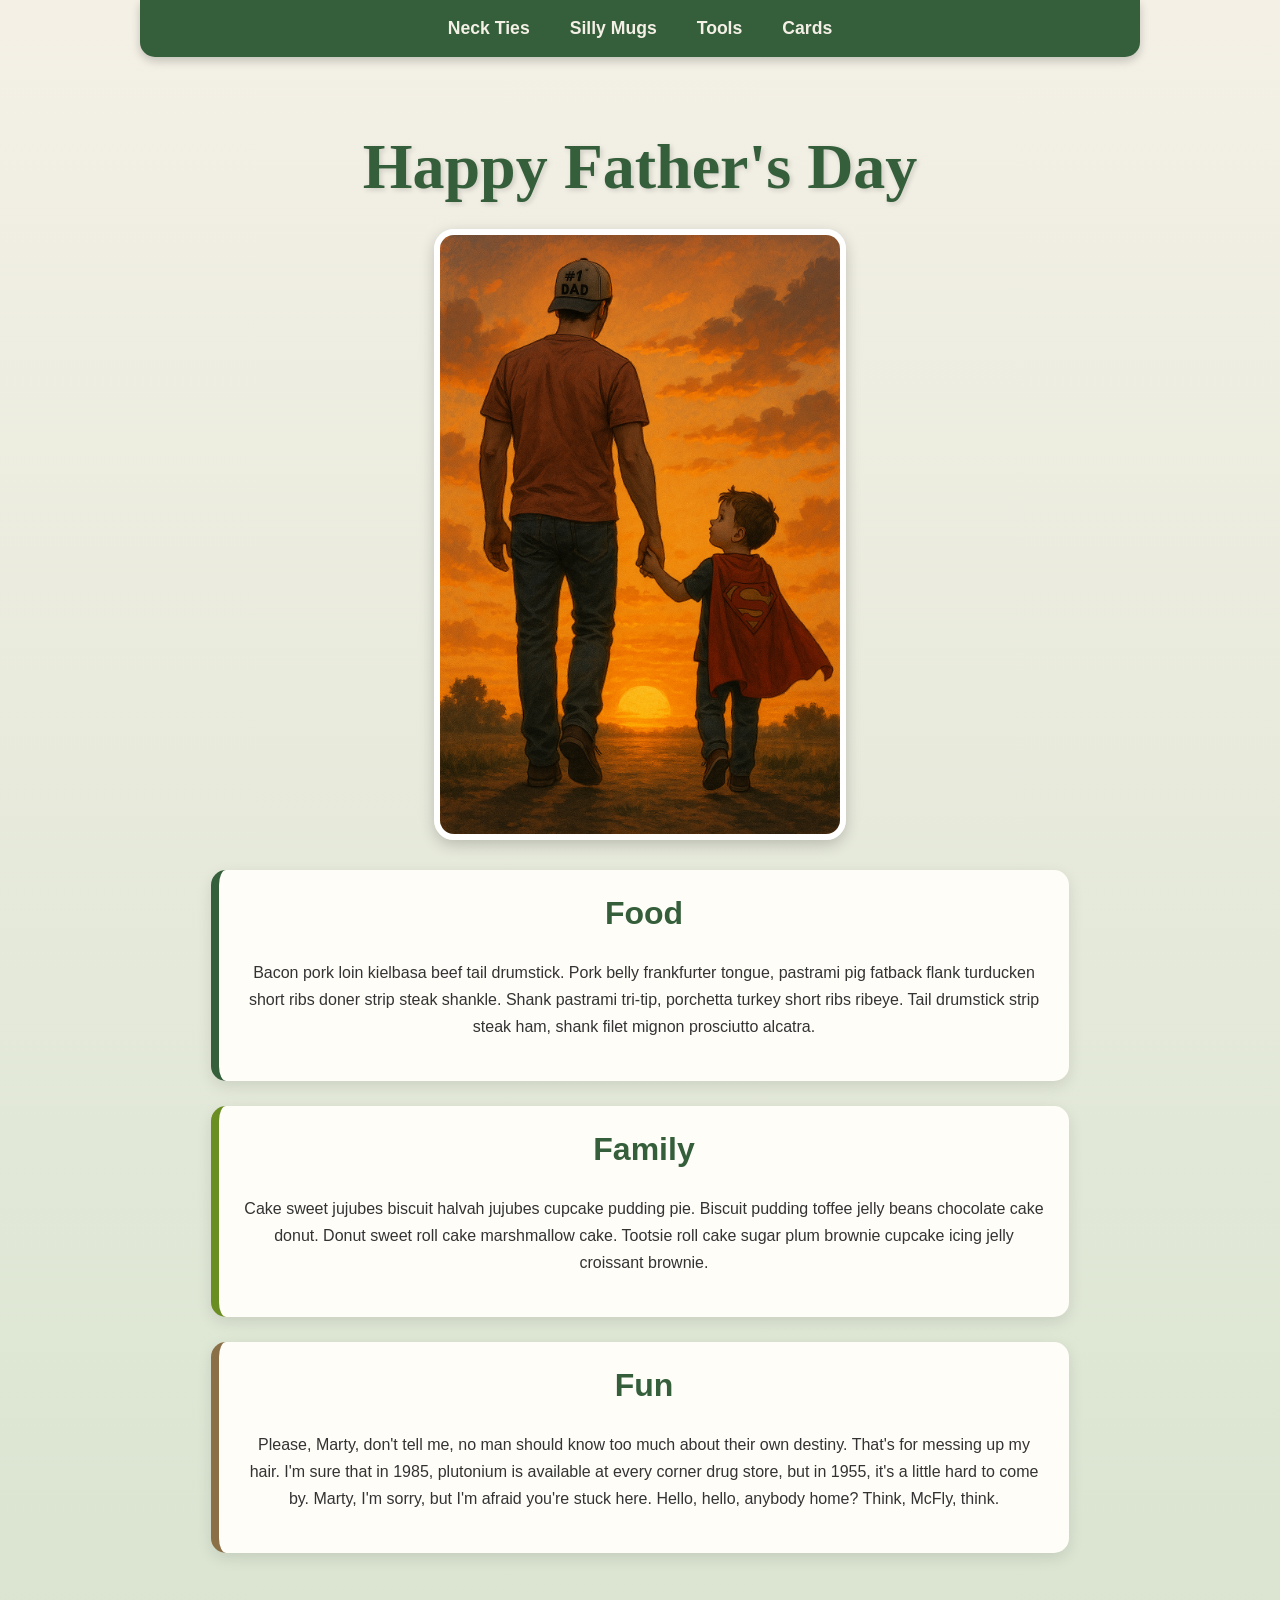
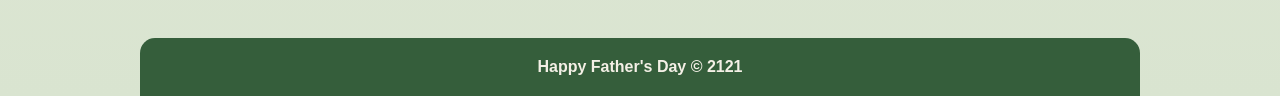
<file: ice/fathersday/index.html>
<!DOCTYPE html>
<html lang="en">

<head>
    <meta charset="UTF-8">
    <meta name="viewport" content="width=device-width, initial-scale=1.0">
    <title>Father's Day Page</title>
    <link rel="stylesheet" href="styles/styles.css">
</head>

<body>
    <div id="wrapper">
        <header>
            <nav>
                <ul>
                    <li>Neck Ties</li>
                    <li>Silly Mugs</li>
                    <li>Tools</li>
                    <li>Cards</li>
                </ul>
            </nav>
        </header>
        <main>
            <h1>Happy Father's Day</h1>
            <img src="images/fathersday.png">
            <section>
                <h2>Food</h2>
                <p>Bacon pork loin kielbasa beef tail drumstick. Pork belly frankfurter tongue,
                     pastrami pig fatback flank turducken short ribs doner strip steak shankle.
                      Shank pastrami tri-tip, porchetta turkey short ribs ribeye. 
                      Tail drumstick strip steak ham, shank filet mignon prosciutto alcatra. </p>
            </section>
            <section>
                <h2>Family</h2>
                <p>Cake sweet jujubes biscuit halvah jujubes cupcake pudding pie. Biscuit
                    pudding toffee jelly beans chocolate cake donut. Donut sweet roll cake
                    marshmallow cake. Tootsie roll cake sugar plum brownie cupcake icing
                    jelly croissant brownie.</p>
            </section>
            <section>
                <h2>Fun</h2>
                <p>Please, Marty, don't tell me, no man should know too much about their own
                     destiny. That's for messing up my hair. I'm sure that in 1985, 
                     plutonium is available at every corner drug store, but in 1955, 
                     it's a little hard to come by. Marty, I'm sorry, but I'm afraid 
                     you're stuck here. Hello, hello, anybody home? Think, McFly, think. 
                     </p>
            </section>
        </main>
        <footer>
            Happy Father's Day &copy; 2121
        </footer>
    </div>
</body>

</html>
</file>
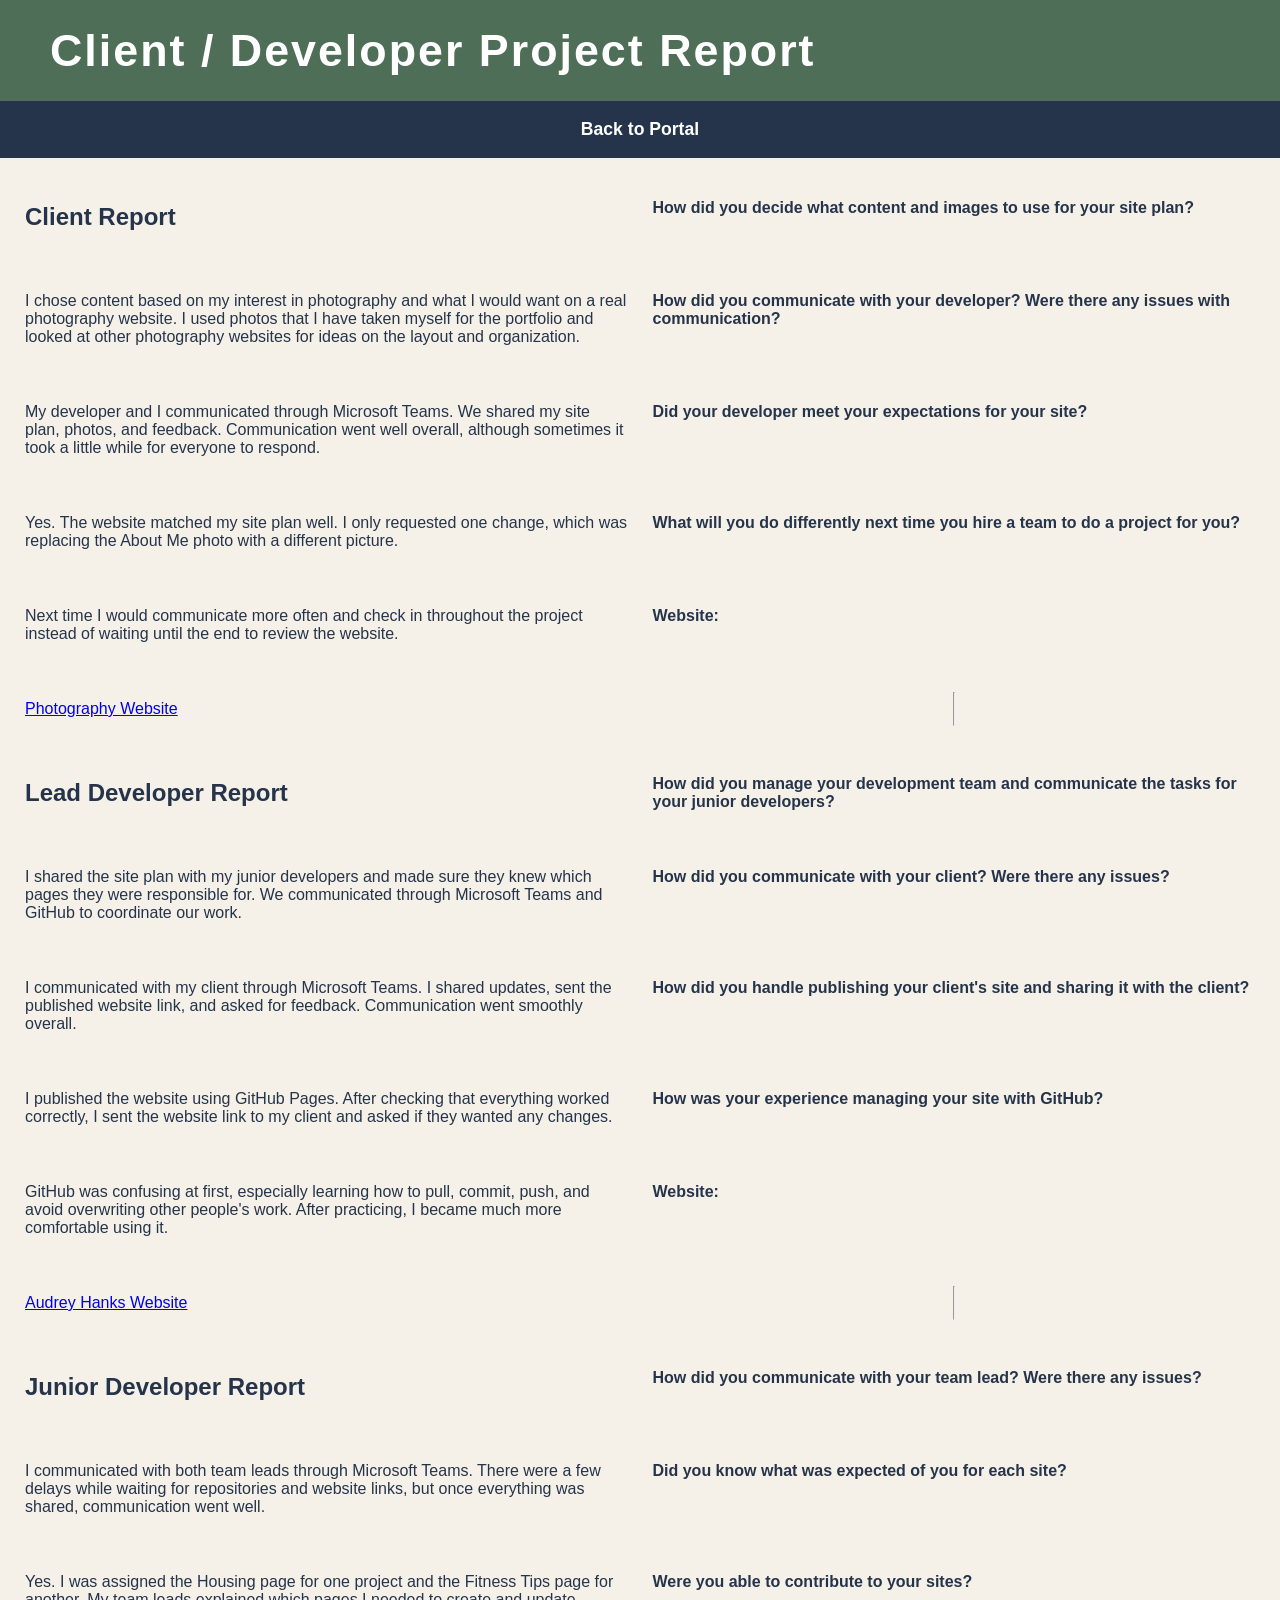
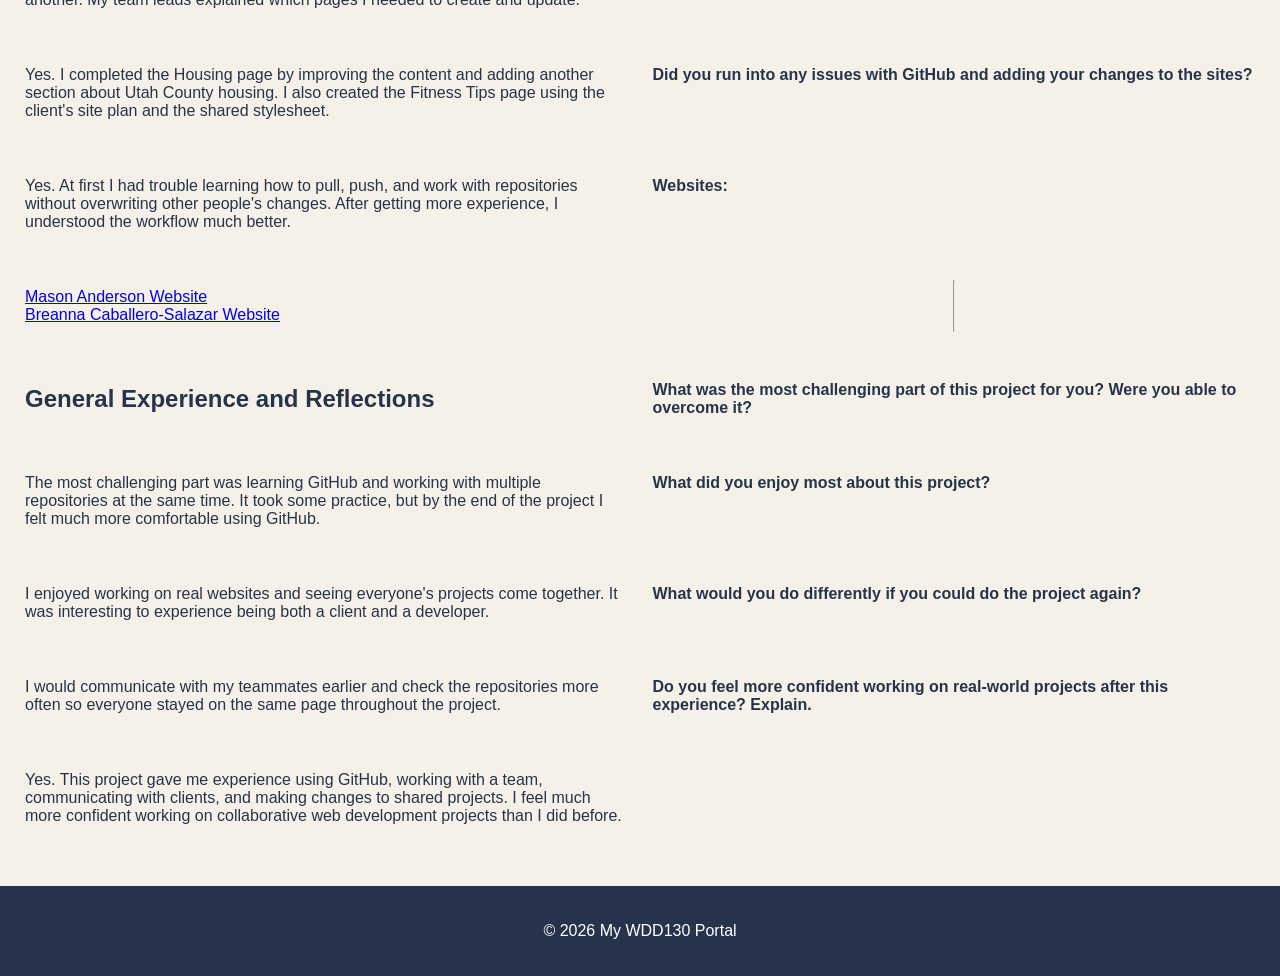
<file: client_report.html>
<!DOCTYPE html>
<html lang="en">
<head>
    <meta charset="UTF-8">
    <meta name="viewport" content="width=device-width, initial-scale=1.0">
    <title>Client Report</title>

    <link rel="preconnect" href="https://fonts.googleapis.com">
    <link rel="preconnect" href="https://fonts.gstatic.com" crossorigin>

    <link href="https://fonts.googleapis.com/css2?family=Playfair+Display:wght@700&display=swap" rel="stylesheet">

    <link rel="stylesheet" href="styles.css">
</head>

<body>

<header>
    <h1>Client / Developer Project Report</h1>
</header>

<nav>
    <a href="index.html">Back to Portal</a>
</nav>

<main>

<h2>Client Report</h2>

<p><strong>How did you decide what content and images to use for your site plan?</strong></p>

<p>
I chose content based on my interest in photography and what I would want on a real photography website. I used photos that I have taken myself for the portfolio and looked at other photography websites for ideas on the layout and organization.
</p>

<p><strong>How did you communicate with your developer? Were there any issues with communication?</strong></p>

<p>
My developer and I communicated through Microsoft Teams. We shared my site plan, photos, and feedback. Communication went well overall, although sometimes it took a little while for everyone to respond.
</p>

<p><strong>Did your developer meet your expectations for your site?</strong></p>

<p>
Yes. The website matched my site plan well. I only requested one change, which was replacing the About Me photo with a different picture.
</p>

<p><strong>What will you do differently next time you hire a team to do a project for you?</strong></p>

<p>
Next time I would communicate more often and check in throughout the project instead of waiting until the end to review the website.
</p>

<p><strong>Website:</strong></p>

<p>
<a href="https://branten711.github.io/wdd130-Apolinar/">Photography Website</a>
</p>

<hr>

<h2>Lead Developer Report</h2>

<p><strong>How did you manage your development team and communicate the tasks for your junior developers?</strong></p>

<p>
I shared the site plan with my junior developers and made sure they knew which pages they were responsible for. We communicated through Microsoft Teams and GitHub to coordinate our work.
</p>

<p><strong>How did you communicate with your client? Were there any issues?</strong></p>

<p>
I communicated with my client through Microsoft Teams. I shared updates, sent the published website link, and asked for feedback. Communication went smoothly overall.
</p>

<p><strong>How did you handle publishing your client's site and sharing it with the client?</strong></p>

<p>
I published the website using GitHub Pages. After checking that everything worked correctly, I sent the website link to my client and asked if they wanted any changes.
</p>

<p><strong>How was your experience managing your site with GitHub?</strong></p>

<p>
GitHub was confusing at first, especially learning how to pull, commit, push, and avoid overwriting other people's work. After practicing, I became much more comfortable using it.
</p>

<p><strong>Website:</strong></p>

<p>
<a href="https://apolinartrishell7.github.io/wdd130-hanks/index.html">Audrey Hanks Website</a>
</p>

<hr>

<h2>Junior Developer Report</h2>

<p><strong>How did you communicate with your team lead? Were there any issues?</strong></p>

<p>
I communicated with both team leads through Microsoft Teams. There were a few delays while waiting for repositories and website links, but once everything was shared, communication went well.
</p>

<p><strong>Did you know what was expected of you for each site?</strong></p>

<p>
Yes. I was assigned the Housing page for one project and the Fitness Tips page for another. My team leads explained which pages I needed to create and update.
</p>

<p><strong>Were you able to contribute to your sites?</strong></p>

<p>
Yes. I completed the Housing page by improving the content and adding another section about Utah County housing. I also created the Fitness Tips page using the client's site plan and the shared stylesheet.
</p>

<p><strong>Did you run into any issues with GitHub and adding your changes to the sites?</strong></p>

<p>
Yes. At first I had trouble learning how to pull, push, and work with repositories without overwriting other people's changes. After getting more experience, I understood the workflow much better.
</p>

<p><strong>Websites:</strong></p>

<p>
<a href="https://msaule.github.io/wdd130-anderson/">Mason Anderson Website</a><br>
<a href="BREANNA_SITE_URL">Breanna Caballero-Salazar Website</a>
</p>

<hr>

<h2>General Experience and Reflections</h2>

<p><strong>What was the most challenging part of this project for you? Were you able to overcome it?</strong></p>

<p>
The most challenging part was learning GitHub and working with multiple repositories at the same time. It took some practice, but by the end of the project I felt much more comfortable using GitHub.
</p>

<p><strong>What did you enjoy most about this project?</strong></p>

<p>
I enjoyed working on real websites and seeing everyone's projects come together. It was interesting to experience being both a client and a developer.
</p>

<p><strong>What would you do differently if you could do the project again?</strong></p>

<p>
I would communicate with my teammates earlier and check the repositories more often so everyone stayed on the same page throughout the project.
</p>

<p><strong>Do you feel more confident working on real-world projects after this experience? Explain.</strong></p>

<p>
Yes. This project gave me experience using GitHub, working with a team, communicating with clients, and making changes to shared projects. I feel much more confident working on collaborative web development projects than I did before.
</p>

</main>

<footer>
    <p>&copy; 2026 My WDD130 Portal</p>
</footer>

</body>
</html>
</file>
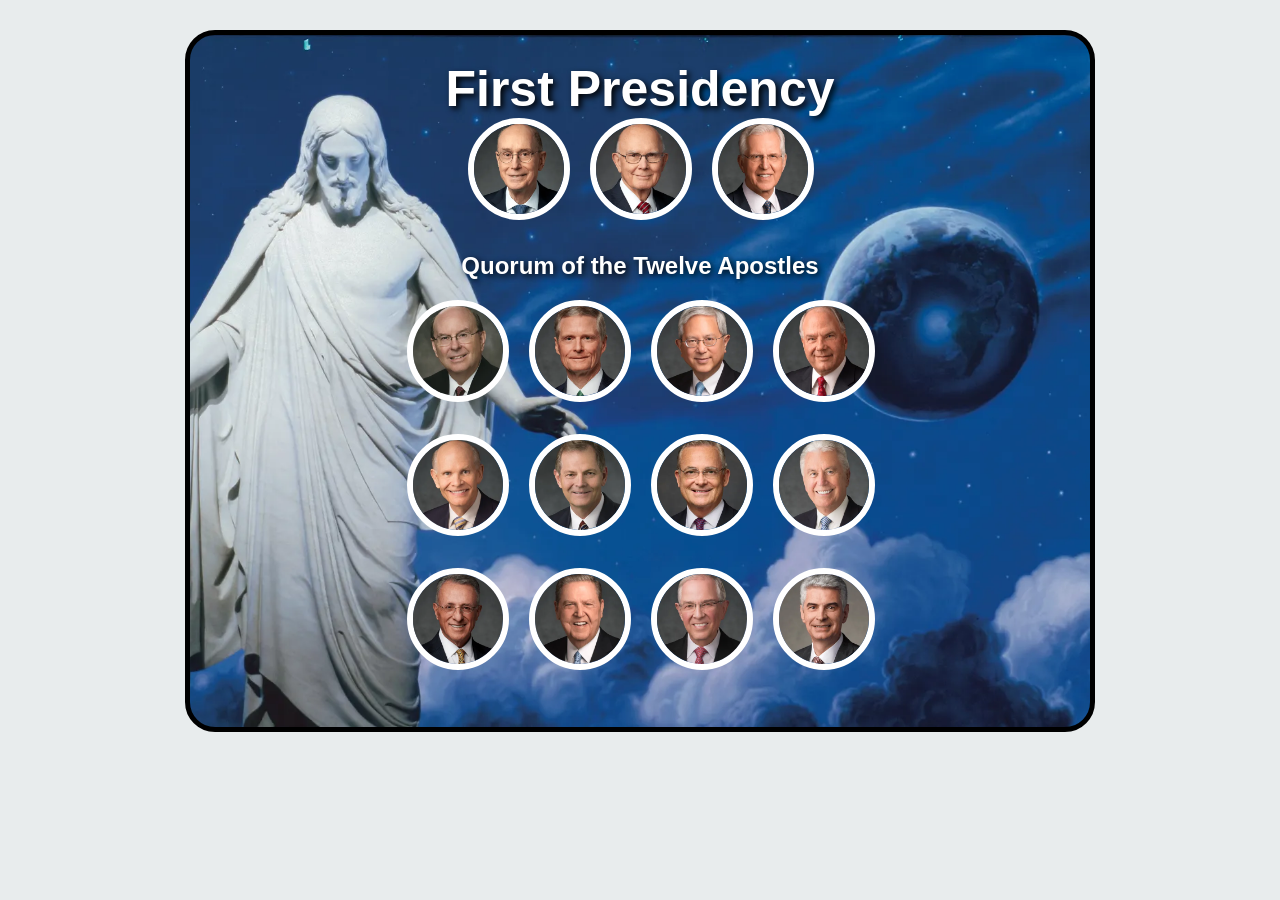
<file: ice/apostle_spotlight/apostles.html>
<!DOCTYPE html>
<html lang="en">
<head>
<meta charset="UTF-8">
<meta name="viewport" content="width=device-width, initial-scale=1.0">
<title>Apostles Spotlight</title>

<style>

body{
background:#E8ECED;
font-family:Arial;
margin:0;
padding:30px;

display:flex;
justify-content:center;
}

.container{

width:850px;

background-image:url("images/christus.webp");

background-size:cover;

background-position:center;

border:5px solid black;

border-radius:30px;

padding:25px;

text-align:center;

color:white;
}

h1{

font-size:50px;

margin:0;

text-shadow:3px 3px 6px black;
}

h2{

margin:20px;

text-shadow:2px 2px 6px black;
}

.row{

display:flex;

justify-content:center;

gap:22px;

margin-bottom:28px;

flex-wrap:nowrap;
}

.card{
width:100px;
}

.card img{

width:90px;

height:90px;

object-fit:cover;

border-radius:50%;

border:6px solid white;

transition:.3s;
}

.card img:hover{

border-color:gold;

transform:scale(1.1);
}

</style>

</head>

<body>

<div class="container">

<h1>First Presidency</h1>

<div class="row">

<div class="card">
<img src="images/eyring.webp">
</div>

<div class="card">
<img src="images/oaks.webp">
</div>

<div class="card">
<img src="images/christofferson.webp">
</div>

</div>

<h2>Quorum of the Twelve Apostles</h2>

<div class="row">

<div class="card"><img src="images/cook.webp"></div>
<div class="card"><img src="images/bednar.webp"></div>
<div class="card"><img src="images/gong.webp"></div>
<div class="card"><img src="images/rasband.webp"></div>

</div>

<div class="row">

<div class="card"><img src="images/renlund.webp"></div>
<div class="card"><img src="images/stevenson.webp"></div>
<div class="card"><img src="images/kearon.webp"></div>
<div class="card"><img src="images/uchtdorf.webp"></div>

</div>

<div class="row">

<div class="card"><img src="images/soares.webp"></div>
<div class="card"><img src="images/holland.webp"></div>
<div class="card"><img src="images/anderson.webp"></div>
<div class="card"><img src="images/causse.webp"></div>

</div>

</div>

</body>
</html>
</file>
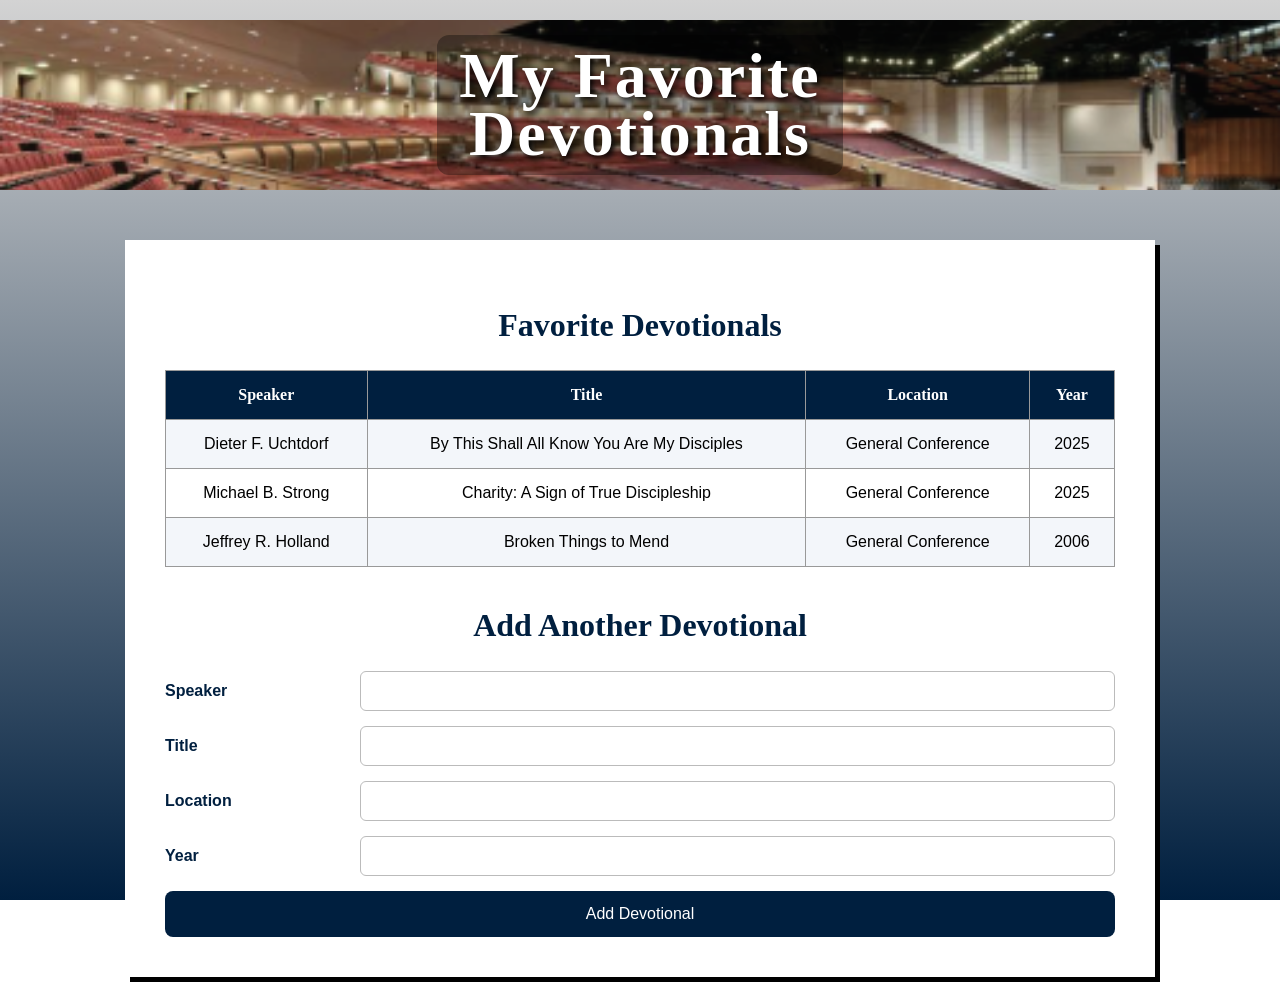
<file: ice/favorite_devo/favdevo.html>
<!DOCTYPE html>
<html lang="en">
<head>
<meta charset="UTF-8">
<meta name="viewport" content="width=device-width, initial-scale=1.0">

<title>My Favorite Devotionals</title>

<link rel="stylesheet" href="styles/styles.css">

</head>

<body>

<div class="container">

<header class="header">

<div class="header-image">

<h1>
My Favorite<br>
Devotionals
</h1>

</div>

</header>

<main>

<div class="content-box">

<h2>Favorite Devotionals</h2>

<table>

<tr>
<th>Speaker</th>
<th>Title</th>
<th>Location</th>
<th>Year</th>
</tr>

<tr>
<td>Dieter F. Uchtdorf</td>
<td>By This Shall All Know You Are My Disciples</td>
<td>General Conference</td>
<td>2025</td>
</tr>

<tr>
<td>Michael B. Strong</td>
<td>Charity: A Sign of True Discipleship</td>
<td>General Conference</td>
<td>2025</td>
</tr>

<tr>
<td>Jeffrey R. Holland</td>
<td>Broken Things to Mend</td>
<td>General Conference</td>
<td>2006</td>
</tr>

</table>

<h2>Add Another Devotional</h2>

<form>

<label for="speaker">
Speaker
</label>

<input
type="text"
id="speaker"
name="speaker">

<label for="title">
Title
</label>

<input
type="text"
id="title"
name="title">

<label for="location">
Location
</label>

<input
type="text"
id="location"
name="location">

<label for="year">
Year
</label>

<input
type="number"
id="year"
name="year">

<button type="submit">

Add Devotional

</button>

</form>

</div>

</main>

</div>

</body>
</html>
</file>
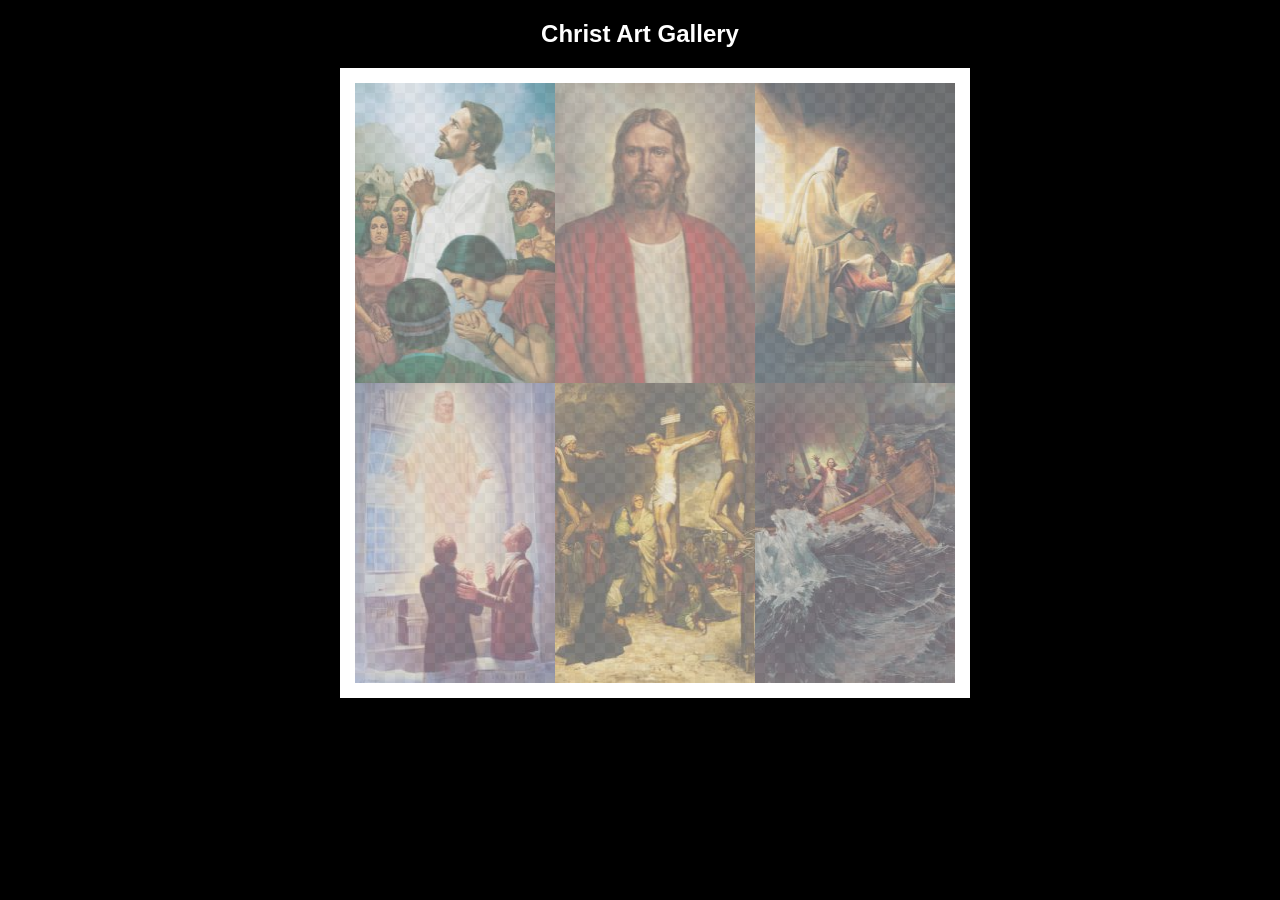
<file: ice/gallery/gallery.html>
<!DOCTYPE html>
<html lang="en">
<head>
    <meta charset="UTF-8">
    <meta name="viewport" content="width=device-width, initial-scale=1.0">
    <title>Images of Christ</title>

    <style>
        body {
            background: black;
        }

        #wrapper {
            width: 600px;
            margin: 0 auto;
        }

        nav {
            color: white;
            text-align: center;
            font-family: Haettenschweiler, 'Arial Narrow Bold', sans-serif;
        }

        #gallery {
            display: grid;
            grid-template-columns: 200px 200px 200px;
            border: 15px solid rgb(255, 255, 255);
            width: 100%;
            background-color: #ddd;
            background-image:
                linear-gradient(45deg, #ccc 26%, transparent 26%),
                linear-gradient(135deg, #ccc 26%, transparent 26%),
                linear-gradient(45deg, transparent 75%, #ccc 75%),
                linear-gradient(135deg, transparent 75%, #ccc 75%);
            background-size: 20px 20px;
            background-position: 0 0, 10px 0, 10px -10px, 0px 10px;
        }

        #gallery a {
            cursor: url('images/christus.png'), pointer;
        }

        #gallery img {
            width: 200px;
            height: 300px;
            opacity: 50%;
            display: block;
        }

        #gallery img:hover {
            opacity: 100%;
        }
    </style>
</head>

<body>
    <div id="wrapper">

        <nav>
            <h1>Christ Art Gallery</h1>
        </nav>

        <main>
           <div id="gallery">

    <a href="images/big/jp1.jpg">
        <img src="images/small/jp1small.jpg" alt="Christ praying with the Nephites">
    </a>

    <a href="images/big/jpg2.jpg">
        <img src="images/small/jpg2small.jpg" alt="Jesus the Christ">
    </a>

    <a href="images/big/jpg3.jpg">
        <img src="images/small/jpg3small.jpg" alt="Jesus Raising the Daughter of Jairus">
    </a>

    <a href="images/big/jpg4.jpg">
        <img src="images/small/jpg4small.jpg" alt="The Lord Appears in the Kirtland Temple">
    </a>

    <a href="images/big/jpg5.jpg">
        <img src="images/small/jpg5small.jpg" alt="Crucifixion of Jesus Christ">
    </a>

    <a href="images/big/jpg 6.jpg">
        <img src="images/small/jpg 6small.jpg" alt="Jesus Calms the Storm">
    </a>

</div>
        </main>

    </div>
</body>
</html>
</file>
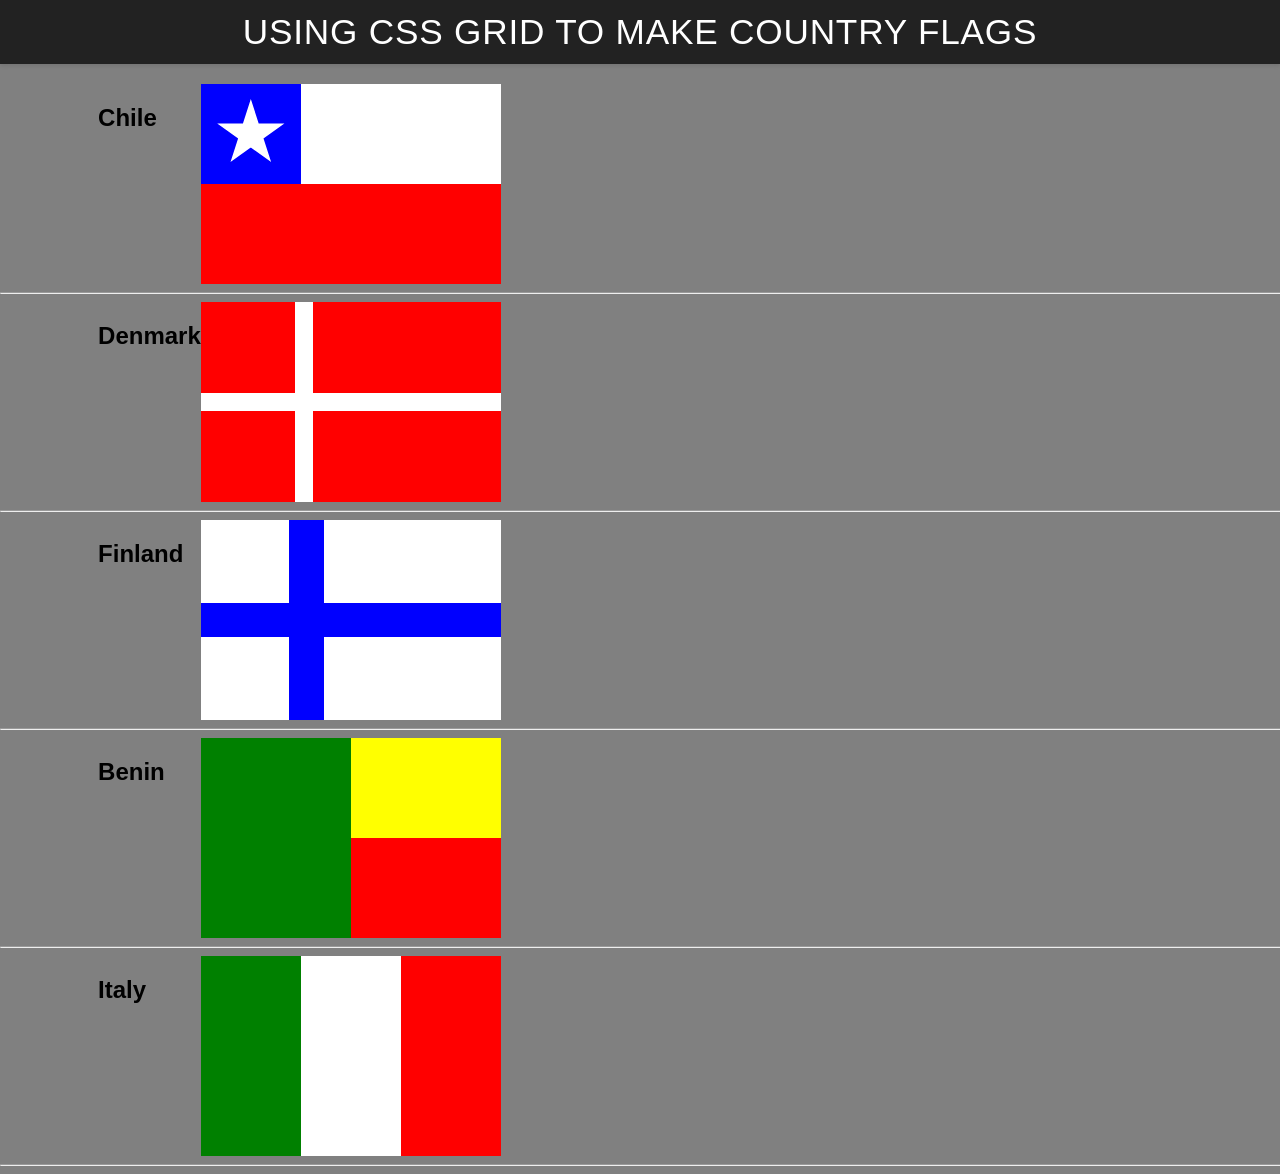
<file: ice/grid_flags/flags.html>
<!DOCTYPE html>
<html lang="en">

<head>
    <meta charset="UTF-8">
    <meta name="viewport" content="width=device-width, initial-scale=1.0">
    <title>Flags</title>

    <style>
        body {
            margin: 0;
            font-family: 'Helvetica Neue', sans-serif;
            background-color: gray;
        }

        header {
            background-color: #222;
            color: #fff;
            padding: 0.75rem 1.5rem;
            display: flex;
            align-items: center;
            justify-content: center;
            font-size: 1.1rem;
            letter-spacing: 0.05rem;
            text-transform: uppercase;
            box-shadow: 0 2px 4px rgba(0, 0, 0, 0.1);
        }

        header h1 {
            margin: 0;
            font-weight: 400;
        }

        main {
            display: grid;
            grid-template-columns: .1fr .1fr 1fr .1fr;
            margin-top: 20px;
        }

        hr {
            width: 100%;
            grid-column: 1 / 5;
        }

        h2 {
            grid-column: 2 / 3;
        }

        /* CHILE */

        #blue {
            background: blue;
            grid-column: 1 / 2;
            display: grid;
            align-items: center;
            justify-items: center;
        }

        #white {
            background: white;
            grid-column: 2 / 4;
        }

        #red {
            background: red;
            grid-column: 1 / 4;
        }

        #chile {
            display: grid;
            grid-template-columns: 1fr 1fr 1fr;
            grid-template-rows: 1fr 1fr;
            height: 200px;
            width: 300px;
        }

        .star {
            width: 70px;
            aspect-ratio: 1;
            background: white;
            clip-path: polygon(50% 0, 79% 90%, 2% 35%, 98% 35%, 21% 90%);
        }

        /* DENMARK */

        #denmark {
            display: grid;
            grid-template-columns: 1fr .2fr 2fr;
            grid-template-rows: 1fr .2fr 1fr;
            width: 300px;
            height: 200px;
            background: white;
        }

        #dred1,
        #dred2,
        #dred3,
        #dred4 {
            background: red;
        }

        #dred1 {
            grid-column: 1;
            grid-row: 1;
        }

        #dred2 {
            grid-column: 3;
            grid-row: 1;
        }

        #dred3 {
            grid-column: 1;
            grid-row: 3;
        }

        #dred4 {
            grid-column: 3;
            grid-row: 3;
        }

        /* FINLAND */

        #finland {
            display: grid;
            grid-template-columns: 1fr .4fr 2fr;
            grid-template-rows: 1fr .4fr 1fr;
            width: 300px;
            height: 200px;
            background: blue;
        }

        #fwhite1,
        #fwhite2,
        #fwhite3,
        #fwhite4 {
            background: white;
        }

        #fwhite1 {
            grid-column: 1;
            grid-row: 1;
        }

        #fwhite2 {
            grid-column: 3;
            grid-row: 1;
        }

        #fwhite3 {
            grid-column: 1;
            grid-row: 3;
        }

        #fwhite4 {
            grid-column: 3;
            grid-row: 3;
        }

        /* BENIN */

        #benin {
            display: grid;
            grid-template-columns: 1fr 1fr;
            grid-template-rows: 1fr 1fr;
            width: 300px;
            height: 200px;
        }

        #bgreen {
            background: green;
            grid-column: 1;
            grid-row: 1 / 3;
        }

        #byellow {
            background: yellow;
            grid-column: 2;
            grid-row: 1;
        }

        #bred {
            background: red;
            grid-column: 2;
            grid-row: 2;
        }

        /* ITALY BONUS */

        #italy {
            display: grid;
            grid-template-columns: 1fr 1fr 1fr;
            width: 300px;
            height: 200px;
        }

        #igreen {
            background: green;
        }

        #iwhite {
            background: white;
        }

        #ired {
            background: red;
        }
    </style>
</head>

<body>
    <header>
        <h1>Using CSS Grid to make Country Flags</h1>
    </header>

    <main>

        <h2>Chile</h2>
        <div id="chile">
            <div id="blue">
                <div class="star"></div>
            </div>
            <div id="white"></div>
            <div id="red"></div>
        </div>
        <hr>

        <h2>Denmark</h2>
        <div id="denmark">
            <div id="dred1"></div>
            <div id="dred2"></div>
            <div id="dred3"></div>
            <div id="dred4"></div>
        </div>
        <hr>

        <h2>Finland</h2>
        <div id="finland">
            <div id="fwhite1"></div>
            <div id="fwhite2"></div>
            <div id="fwhite3"></div>
            <div id="fwhite4"></div>
        </div>
        <hr>

        <h2>Benin</h2>
        <div id="benin">
            <div id="bgreen"></div>
            <div id="byellow"></div>
            <div id="bred"></div>
        </div>
        <hr>

        <h2>Italy</h2>
        <div id="italy">
            <div id="igreen"></div>
            <div id="iwhite"></div>
            <div id="ired"></div>
        </div>
        <hr>

    </main>
</body>

</html>
</file>
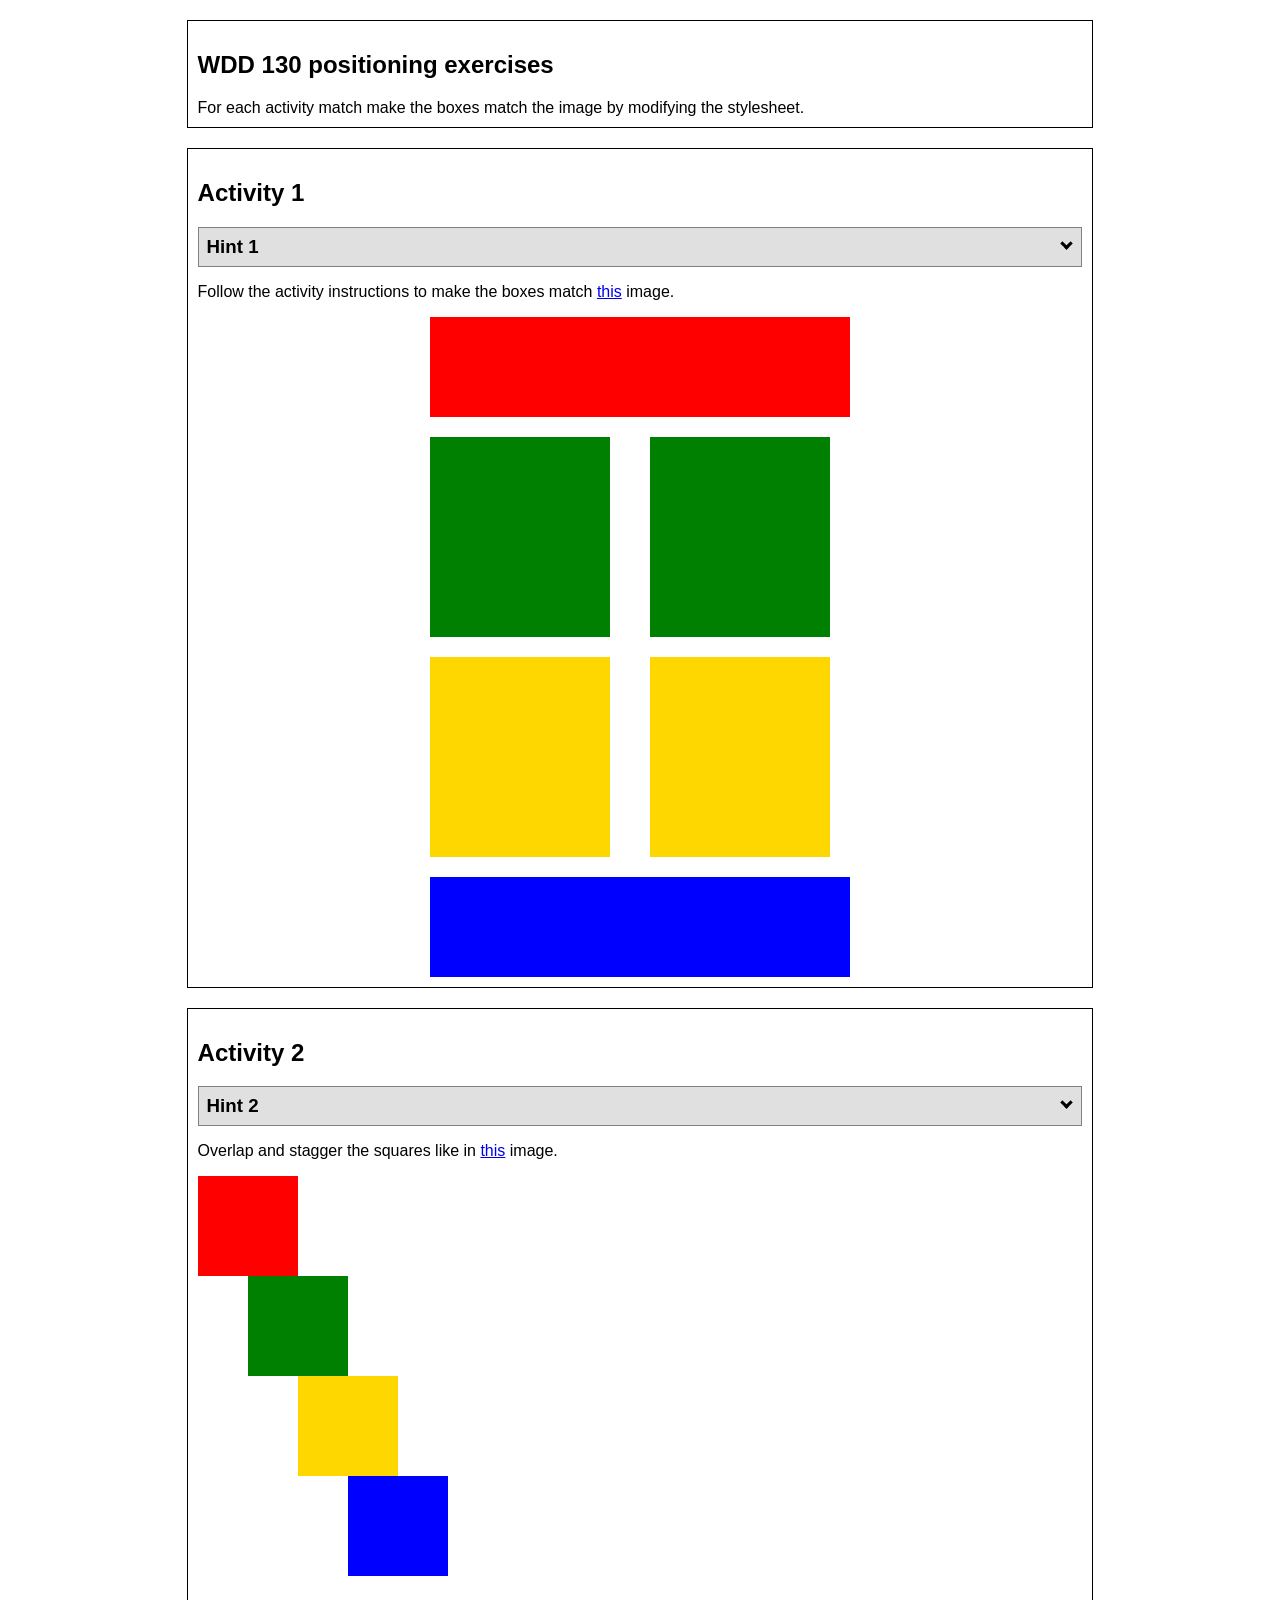
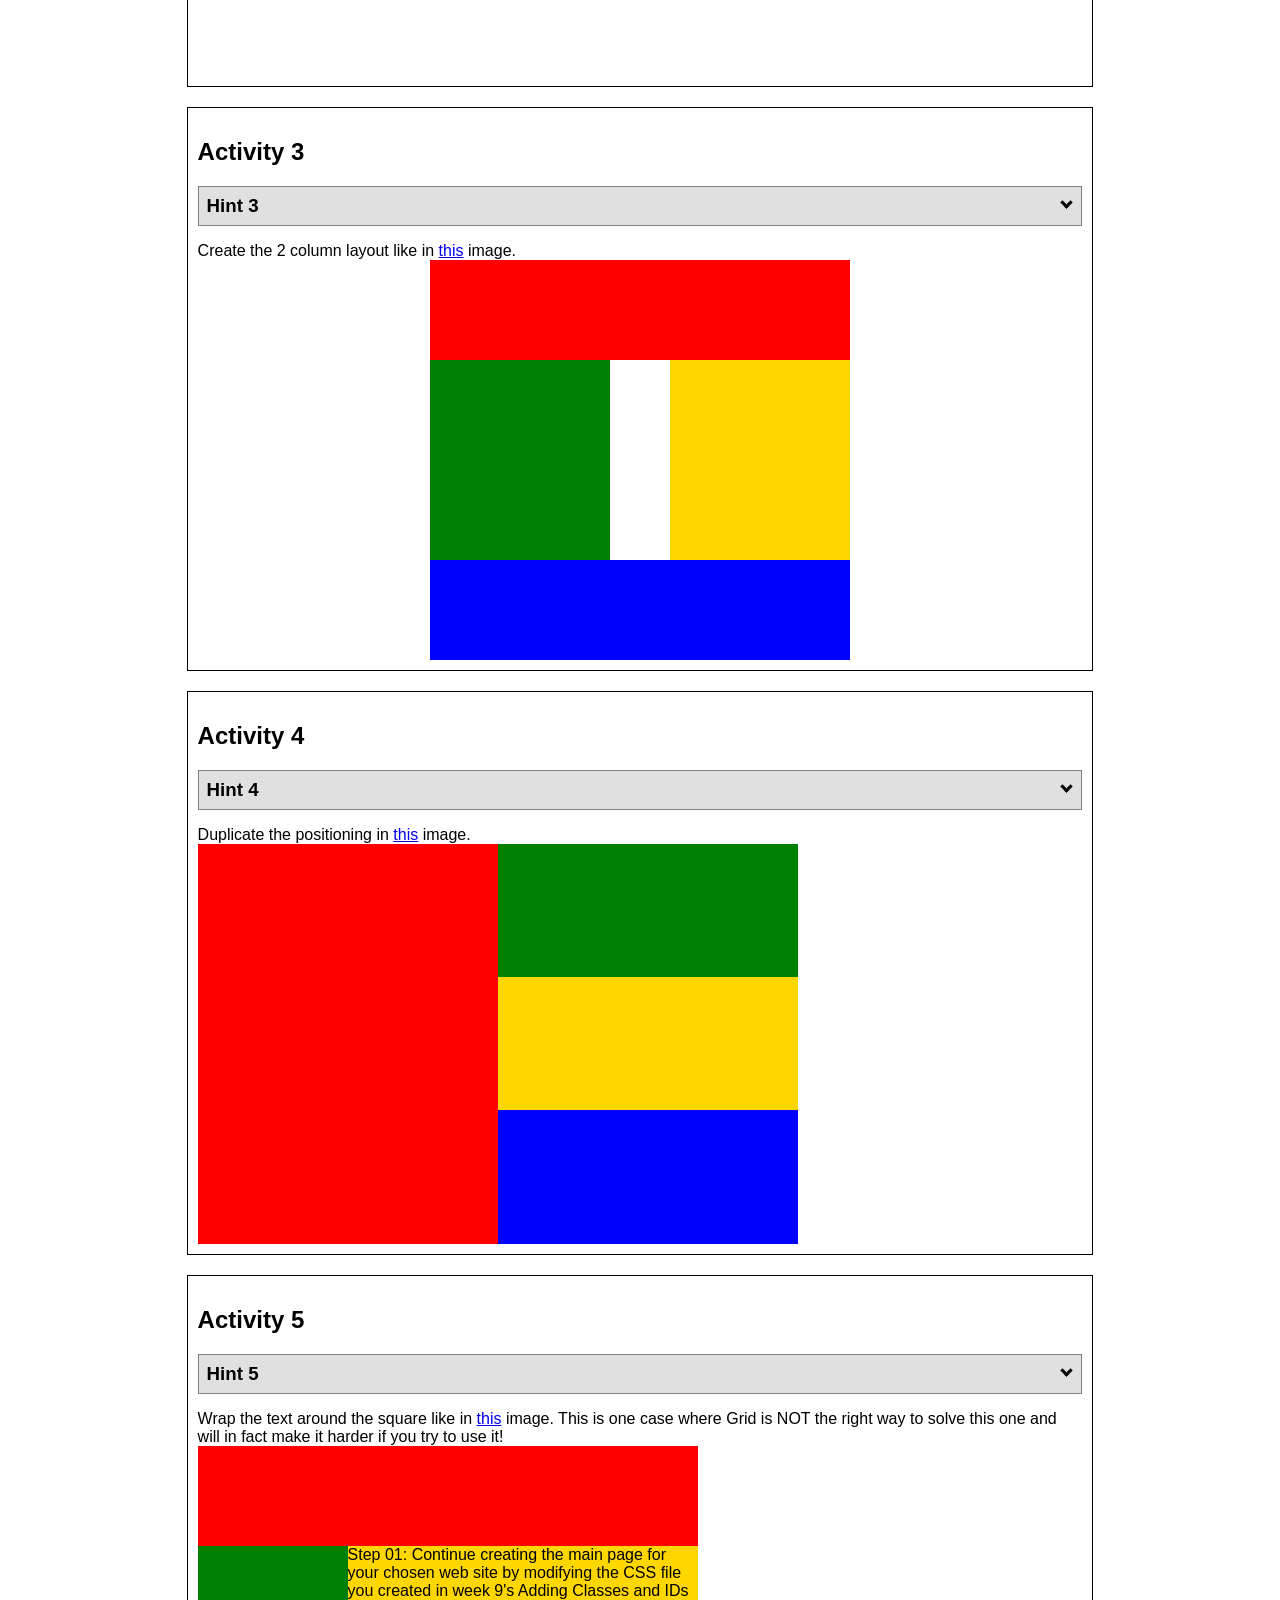
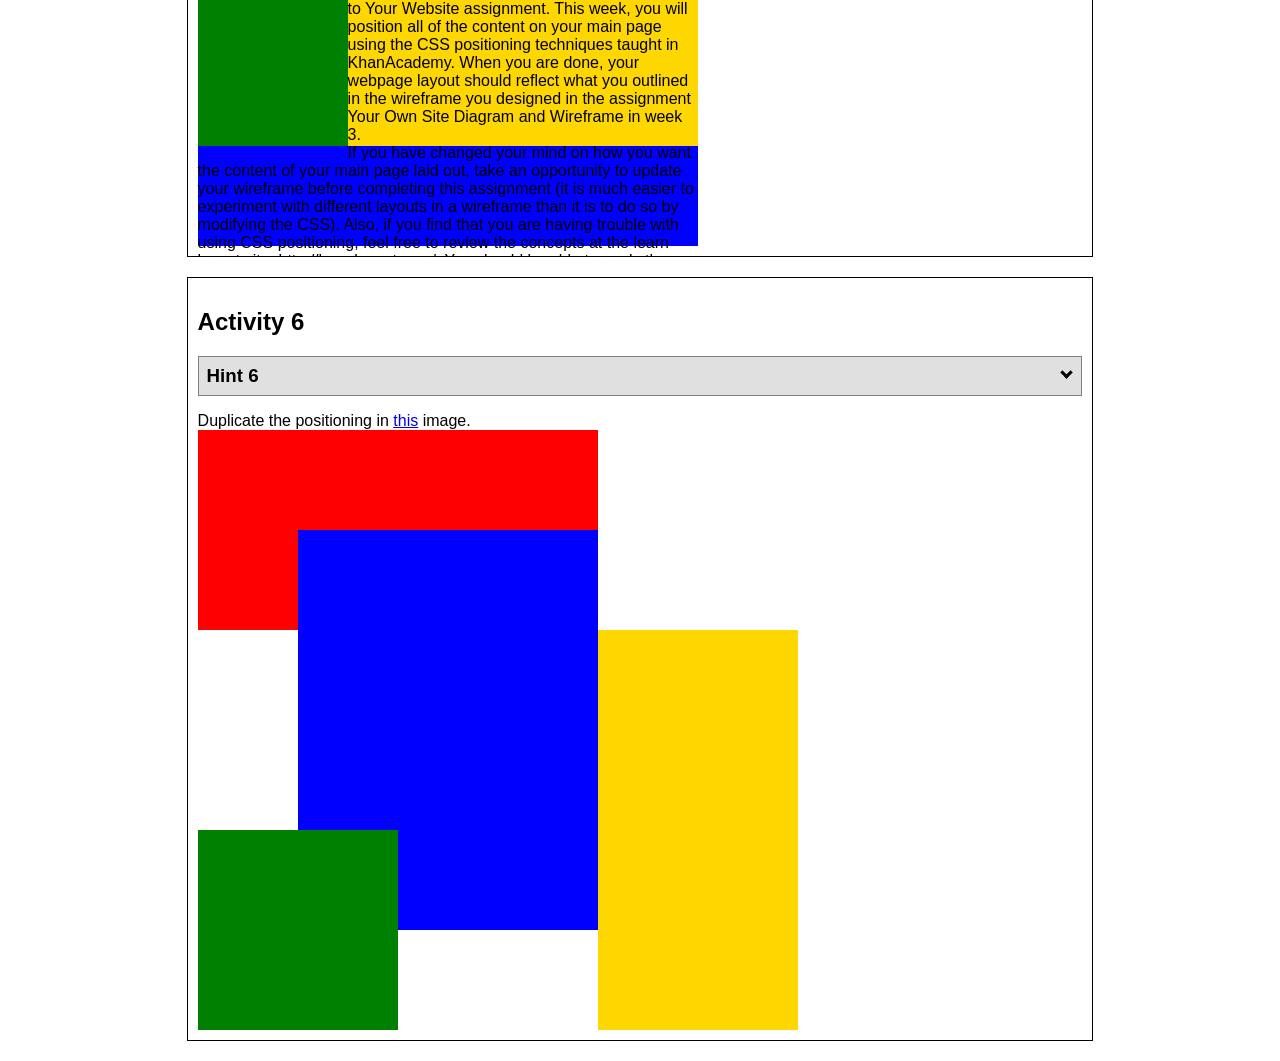
<file: ice/positioning/positioning.html>
<!DOCTYPE html>
<html lang="en">
  <head>
    <!-- HTML - Name: positioning.html -->
    <title>Positioning Activity</title>
    <link rel="stylesheet" type="text/css" href="positionstyles.css" />
  </head>
  <body>
    <div class="activity">
      <h2>WDD 130 positioning exercises</h2>
      For each activity match make the boxes match the image by modifying the stylesheet.</div>
    <div class="activity">
      <h2>Activity 1</h2>
      <section class="hint"><input type="checkbox" ><i></i> <h3>Hint 1</h3><div><p>Use the activity instructions for the firt activity</a></p></div></section>
      <p>Follow the activity instructions to make the boxes match  <a href="images/example1.png" target="_blank">this</a> image.</p>
      <div class="content1" >
        <div class="red1" ></div>
        <div class="green1" ></div>
        <div class="green1" ></div>
        <div class="yellow1"></div>
        <div class="yellow1"></div>
        <div class="blue1"></div>
      </div>
    </div>
    <div class="activity">
      <h2>Activity 2</h2>
      <section class="hint"><input type="checkbox" > <h3>Hint 2</h3><i></i><div>
      <ul>
      <li>grid-template-columns: 50px 50px 50px 50px 50px </li></ul></div></section>
      <p>Overlap and stagger the squares like in <a href="images/example2.png" target="_blank">this</a> image.</p>
      <div class="content2" >
        <div class="red2" ></div>
        <div class="green2" ></div>
        <div class="yellow2"></div>
        <div class="blue2"></div>
      </div>
    </div>
    <div class="activity">
      <h2>Activity 3</h2>
      <section class="hint"><input type="checkbox" > <h3>Hint 3</h3><i></i><div><p>This one is going to be best solved with CSS Grid. Remember to make the boxes the right width first...then start moving them around. </p><h4>Properties used:</h4><ul><li>display:grid;</li><li>grid-template-columns:</li><li>grid-column-gap:</li>
        <li>grid-column:</li>  </ul></div></section>
      Create the 2 column layout like in <a href="images/example3.png" target="_blank">this</a>  image.
      <div class="content3" >
        <div class="red3" ></div>
        <div class="green3" ></div>
        <div class="yellow3"></div>
        <div class="blue3"></div>
      </div>
    </div>
    <div class="activity">
      <h2>Activity 4</h2>
      <section class="hint"><input type="checkbox" > <h3>Hint 4</h3><i></i><div><p>For the others we have been primarily concerned with width. For this one you will need to adjust height as well. </p><h4>Properties used:</h4><ul><li>display:grid;</li><li>grid-template-columns:</li><li>grid-row:</li></ul></div></section>
      Duplicate the positioning in <a href="images/example4.png" target="_blank">this</a> image. 
      <div class="content4" >
        <div class="red4" ></div>
        <div class="green4" ></div>
        <div class="yellow4"></div>
        <div class="blue4"></div>
      </div>
    </div>

    <div class="activity">
      <h2>Activity 5</h2>
      <section class="hint"><input type="checkbox" > <h3>Hint 5</h3><i></i><div><p>Grid is <strong>not</strong> the right way to do this.  In fact there is only one way to really do that...and that is with float. Remember that we float the thing we want the text to wrap around.  Also remember to start by making all the shapes the right size and shape.</p><h4>Properties used:</h4><ul><li>float: left;</li></ul></div></section>
      Wrap the text around the square like in <a href="images/example5.png" target="_blank">this</a> image. This is one case where Grid is NOT the right way to solve this one and will in fact make it harder if you try to use it!
      <div class="content5" >
        <div class="red5" ></div>
        <div class="green5" ></div>
        <div class="yellow5">Step 01: Continue creating the main page for your chosen web site by modifying the CSS file you created in week 9's Adding Classes and IDs to Your Website assignment. This week, you will position all of the content on your main page using the CSS positioning techniques taught in KhanAcademy. When you are done, your webpage layout should reflect what you outlined in the wireframe you designed in the assignment Your Own Site Diagram and Wireframe in week 3. <br />
          If you have changed your mind on how you want the content of your main page laid out, take an opportunity to update your wireframe before completing this assignment (it is much easier to experiment with different layouts in a wireframe than it is to do so by modifying the CSS). Also, if you find that you are having trouble with using CSS positioning, feel free to review the concepts at the learn layout site: http://learnlayout.com/. You should be able to apply these principles to your site. For futher help, refer back to the Max Design site used in the beginning of the course for an example of how to implement your site design.</div>
        <div class="blue5"></div>
      </div>
    </div>
    <div class="activity">
      <h2>Activity 6</h2>
      <section class="hint"><input type="checkbox" > <h3>Hint 6</h3><i></i><div><p>This one is all about visualizing the grid behind the layout. If you are having a hard time doing that first: all the sizes are even multiples of 100, and second here is another example with the lines drawn: <a href="images/example6-hint.png" target="_blank">example 6 with lines</a>. For this one you will find it easiest if you use px for the column width. You can also use <kbd>z-index</kbd> to control the element layering.    </p><h4>Properties used:</h4><ul><li>display:grid;</li><li>grid-template-columns:</li><li>grid-column:</li><li>grid-row:</li><li><a href="https://www.w3schools.com/cssref/pr_pos_z-index.asp" target="_blank">z-index:</a></li></ul></div></section>
      Duplicate the positioning in <a href="images/example6.png" target="_blank">this</a> image.
      <div class="content6" >
        <div class="red6" ></div>
        <div class="green6" ></div>
        <div class="yellow6"></div>
        <div class="blue6"></div>
      </div>
    </div>
  </body>
</html>
</file>
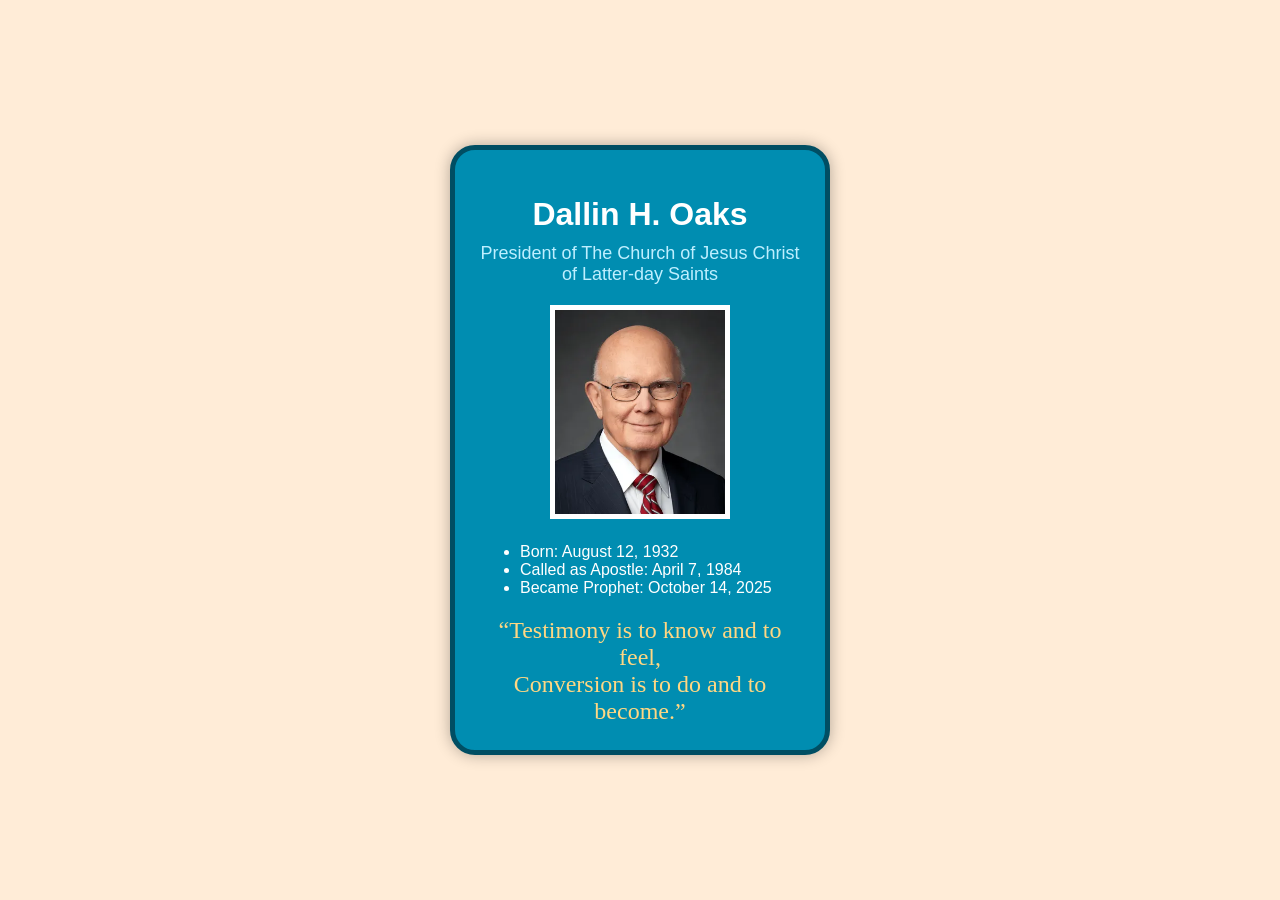
<file: ice/prophet_cards/oaks.html>
<!DOCTYPE html>
<html lang="en">
<head>
<meta charset="UTF-8">
<meta name="viewport" content="width=device-width, initial-scale=1.0">
<title>Dallin H. Oaks</title>

<style>

body {
    background-color: #FFECD7;
    font-family: Arial, Helvetica, sans-serif;

    display: flex;
    justify-content: center;
    align-items: center;

    height: 100vh;
    margin: 0;
}

.card {
    background-color: #008DB1;
    border: 5px solid #004E63;

    width: 320px;
    padding: 25px;

    border-radius: 25px;

    text-align: center;

    box-shadow: 0 0 15px rgba(0,0,0,.3);
}

h1 {
    color: white;
    margin-bottom: 10px;
}

.subtitle {
    color: #BEEFFF;
    font-size: 18px;
    margin-bottom: 20px;
}

img {
    width: 170px;

    border: 5px solid white;
}

ul {
    color: white;
    text-align: left;

    margin-top: 20px;
    margin-bottom: 20px;
}

.quote {
    color: #FFD783;

    font-family: "Brush Script MT", cursive;

    font-size: 24px;
}

</style>
</head>

<body>

<div class="card">

    <h1>Dallin H. Oaks</h1>

    <div class="subtitle">
        President of The Church of Jesus Christ of Latter-day Saints
    </div>

    <img src="images/oaks.webp" alt="Dallin H. Oaks">

    <ul>
        <li>Born: August 12, 1932</li>
        <li>Called as Apostle: April 7, 1984</li>
        <li>Became Prophet: October 14, 2025</li>
    </ul>

    <div class="quote">
        “Testimony is to know and to feel,<br>
    Conversion is to do and to become.”<br>
    </div>

</div>

</body>
</html>
</file>
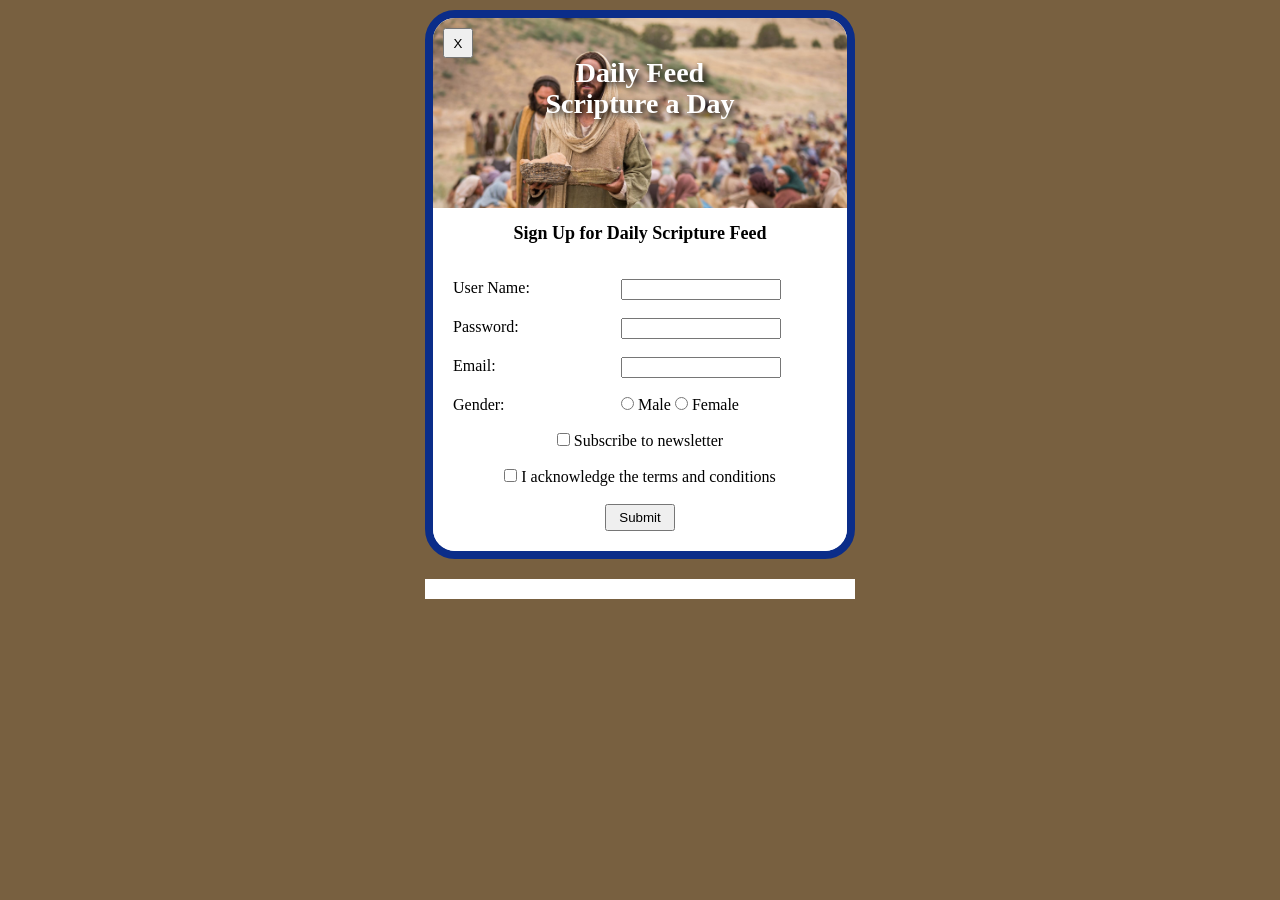
<file: ice/signup/signup.html>
<!DOCTYPE html>
<html lang="en">

<head>
    <meta charset="UTF-8">
    <meta name="viewport" content="width=device-width, initial-scale=1.0">
    <title>Daily Feed Sign Up</title>

   
<style>
* {
    margin: 0;
    box-sizing: border-box;
}

body {
    background: rgb(120, 96, 64);
    font-family: Georgia, serif;
    padding-top: 10px;
}

#formContainer {
    width: 430px;
    margin: 0 auto;
    background: white;
    border: 8px solid #0b2d89;
    border-radius: 30px;
    overflow: hidden;
    position: relative;
}

#formContainer::before {
    content: "";
    display: block;
    height: 190px;
    background-image: url("images/jesus_feeds_5000.jpeg");
    background-size: cover;
    background-position: center top;
}

h3 {
    text-align: center;
    padding: 15px;
    background: white;
    font-size: 18px;
}

#myForm {
    background: white;
    padding: 20px;
    display: grid;
    grid-template-columns: 150px 1fr;
    gap: 18px;
}

#closeBtn {
    position: absolute;
    top: 10px;
    left: 10px;
    width: 30px;
    height: 30px;
    z-index: 10;
}

label {
    font-size: 16px;
}

input[type="text"],
input[type="password"],
input[type="email"] {
    width: 160px;
}

section {
    grid-column: 1 / 3;
    text-align: center;
}

button[type="submit"] {
    padding: 4px 12px;
}

#output {
    width: 430px;
    margin: 20px auto;
    background: white;
    padding: 10px;
}

#formContainer::after {
    content: "Daily Feed\A Scripture a Day";
    white-space: pre;
    position: absolute;
    top: 40px;
    left: 0;
    width: 100%;
    text-align: center;
    color: white;
    font-weight: bold;
    font-size: 28px;
    line-height: 1.1;
    text-shadow: 3px 3px 6px black;
    pointer-events: none;
}
</style>


</head>

<body>
    <div id="formContainer">
        <h3>Sign Up for Daily Scripture Feed</h3>
        <form id="myForm">
            <button type="button" id="closeBtn">X</button>
            <label for="username">User Name:</label>
            <input type="text" id="username" name="username" required>

            <label for="password">Password:</label>
            <input type="password" id="password" name="password" required>

            <label for="email">Email:</label>
            <input type="email" id="email" name="email" required>

            <label>Gender:</label>
            <div>
                <input type="radio" id="male" name="gender" value="male" required>
                <label for="male">Male</label>
                <input type="radio" id="female" name="gender" value="female" required>
                <label for="female">Female</label>
            </div>

            <section>
                <input type="checkbox" id="newsletter" name="newsletter">
                <label for="newsletter">Subscribe to newsletter</label>
            </section>

            <section>
                <input type="checkbox" id="conditions" name="conditions" required>
                <label for="conditions">I acknowledge the terms and conditions</label>
            </section>

            <section>
                <button type="submit">Submit</button>
            </section>
        </form>
    </div>

    <div id="output"></div>

    <script>
        // Here is some Javascript to start looking forward to wdd131
        document.getElementById("closeBtn").addEventListener("click", function () {
            document.getElementById("formContainer").style.display = "none";
         });
        const form = document.getElementById('myForm');
        const output = document.getElementById('output');

        form.addEventListener('submit', function (event) {
            event.preventDefault(); // Stop form from actually submitting

            const formData = new FormData(form);
            const entries = [];

            for (const [key, value] of formData.entries()) {
                if (key == "password") {
                    entries.push(`<strong>${key}</strong>: ${value} (you should probably encrypt the password)`);
                } else {
                    entries.push(`<strong>${key}</strong>: ${value}`);
                }
            }

            output.innerHTML = `
            <br>  
            <h3>Here is the data that would be sent to the server:</h3>
            <ul>
                ${entries.map(item => `<li>${item}</li>`).join('')}
            </ul>
            `;
                });
    </script>

</body>

</html>
</file>
<file: ice/fathersday/styles/styles.css>
body {
    margin: 0;
    font-family: "Trebuchet MS", Arial, sans-serif;
    background: linear-gradient(to bottom, #f4f0e6, #d9e4d0);
}

#wrapper {
    max-width: 1000px;
    margin: 0 auto;
}

nav {
    background-color: #355e3b;
    border-radius: 0 0 15px 15px;
    box-shadow: 0 4px 10px rgba(0,0,0,.2);
}

nav ul {
    display: flex;
    justify-content: center;
    list-style: none;
    margin: 0;
    padding: 18px;
    gap: 40px;
}

nav li {
    color: #f4f0e6;
    font-weight: bold;
    font-size: 1.1rem;
    transition: .3s;
    cursor: pointer;
}

nav li:hover {
    color: #d4af37;
    transform: translateY(-2px);
}

main {
    text-align: center;
    padding: 30px;
}

h1 {
    font-family: "Palatino Linotype", serif;
    color: #355e3b;
    font-size: 4em;
    margin-bottom: 25px;
    text-shadow: 2px 2px 5px rgba(0,0,0,.15);
}

img {
    width: 100%;
    max-width: 400px;

    display: block;
    margin: 0 auto 30px auto;

    border-radius: 20px;
    border: 6px solid white;

    box-shadow: 0 5px 15px rgba(0,0,0,.2);

    transition: .3s;
}

img:hover {
    transform: scale(1.03);
}

section {
    background: #fffdf8;

    border-left: 8px solid #355e3b;

    margin: 25px auto;

    padding: 25px;

    border-radius: 15px;

    box-shadow: 0 5px 15px rgba(0,0,0,.1);

    max-width: 800px;

    transition: .3s;
}

section:nth-of-type(2) {
    border-left-color: #6b8e23;
}

section:nth-of-type(3) {
    border-left-color: #8b6f47;
}

section:hover {
    transform: translateY(-5px);
}

h2 {
    color: #355e3b;
    font-size: 2em;
    margin-top: 0;
}

p {
    line-height: 1.7;
    color: #333;
}

footer {
    background: #355e3b;
    color: #f4f0e6;

    text-align: center;

    padding: 20px;

    margin-top: 30px;

    border-radius: 15px 15px 0 0;

    font-weight: bold;
}
</file>
<file: styles.css>
/* Page Styling */

body {
    margin: 0;
    font-family: Arial, Helvetica, sans-serif;
    background-color: #F5F1E8;
    color: #25344A;
}

/* Header */

header {
    background-color: #4E6E58;
    color: white;

    display: flex;
    align-items: center;
    gap: 30px;

    padding: 25px 50px;
}

.logo {
    width: 180px;
    height: auto;
}

header h1 {
    margin: 0;
    font-size: 2.8rem;
    letter-spacing: 2px;
}

/* Navigation */

nav {
    background-color: #25344A;

    display: flex;
    justify-content: center;
    gap: 40px;

    padding: 18px;
}

nav a {
    color: white;
    text-decoration: none;
    font-weight: bold;
    font-size: 1.1rem;
}

nav a:hover {
    color: #A8BBA3;
}

/* Main Layout */

main {
    display: grid;
    grid-template-columns: 1fr 1fr;
    gap: 25px;

    padding: 25px;
}

/* Sections */

section {
    background-color: white;

    padding: 25px;

    border-radius: 12px;

    box-shadow: 0 3px 10px rgba(0, 0, 0, .15);

    transition: transform .3s ease;
}

section:hover {
    transform: translateY(-5px);
}

section h2 {
    color: #25344A;

    border-bottom: 3px solid #A8BBA3;

    padding-bottom: 10px;

    margin-top: 0;
    margin-bottom: 20px;
}

/* Images */

.profile {
    width: 100%;
    max-width: 300px;

    display: block;

    margin: 0 auto 20px;

    border-radius: 10px;
}

/* Lists */

ul {
    padding-left: 25px;
}

/* Tables */

table {
    width: 100%;
    border-collapse: collapse;
}

th {
    background-color: #5B7FA3;
    color: white;
}

th,
td {
    border: 1px solid #ccc;
    padding: 12px;
    text-align: left;
}

/* Form */

form {
    display: grid;
    gap: 12px;
}

input,
textarea {
    padding: 10px;
    border: 1px solid #ccc;
    border-radius: 5px;
}

textarea {
    min-height: 100px;
}

button {
    background-color: #4E6E58;
    color: white;

    border: none;

    padding: 12px;

    border-radius: 5px;

    cursor: pointer;
}

button:hover {
    background-color: #25344A;
}

/* Footer */

footer {
    background-color: #25344A;
    color: white;

    text-align: center;

    padding: 20px;

    margin-top: 20px;
}



@media screen and (max-width: 800px) {

    header {
        flex-direction: column;
        text-align: center;
    }

    main {
        grid-template-columns: 1fr;
    }

    .logo {
        width: 140px;
    }

    header h1 {
        font-size: 2rem;
    }
}
</file>
<file: ice/favorite_devo/styles/styles.css>
body {
  margin: 0;

  min-height: 100vh;

  font-family: Arial, sans-serif;

  background: linear-gradient(to bottom, #d3d3d3, #001f3f);

  background-repeat: no-repeat;

  background-attachment: fixed;
}

.container {
  text-align: center;
}

.header {
  padding: 20px 0;
}

.header-image {

  background-image: url('../images/icenter.png');

  background-repeat: no-repeat;

  background-position: center;

  background-size: cover;

  height: 170px;

  display: flex;

  justify-content: center;

  align-items: center;

  color: white;
}

.header-image h1 {

  margin: 0;

  font-family: Georgia, serif;

  font-size: 4em;

  font-weight: bold;

  line-height: .9;

  letter-spacing: 2px;

  background: rgba(0,0,0,.35);

  padding: 12px 22px;

  border-radius: 12px;

  text-shadow:
  3px 3px 6px black;
}

.content-box {

  background: white;

  width: 90%;

  max-width: 950px;

  margin: 30px auto;

  padding: 40px;

  box-shadow: 5px 5px 0 black;

  text-align: left;
}

.content-box h2 {

  text-align: center;

  color: #001f3f;

  font-family: Georgia, serif;

  font-size: 2em;
}

table {

  width: 100%;

  border-collapse: collapse;

  margin-top: 20px;

  margin-bottom: 40px;
}

th,
td {

  border: 1px solid #999;

  padding: 15px;

  text-align: center;
}

th {

  background: #001f3f;

  color: white;

  font-family: Georgia, serif;
}

tr:nth-child(even) {

  background: #f3f6fa;
}

form {

  display: grid;

  grid-template-columns: 180px 1fr;

  gap: 15px;

  align-items: center;
}

label {

  font-weight: bold;

  color: #001f3f;
}

input {

  padding: 10px;

  border: 1px solid #bbb;

  border-radius: 6px;

  font-size: 16px;
}

input:focus {

  outline: none;

  border-color: #001f3f;
}

button {

  grid-column: span 2;

  padding: 14px;

  background: #001f3f;

  color: white;

  border: none;

  border-radius: 8px;

  cursor: pointer;

  font-size: 16px;
}

button:hover {

  background: #003366;
}
</file>
<file: ice/positioning/positionstyles.css>
/* CSS - Name: "positionstyles.css" */

/* Activity 1 styles */
.content1 {
    display: grid;
    grid-template-columns: 200px 200px;
    gap: 20px;
    justify-content: center;
}

.red1 {
    width: 420px;
    height: 100px;
    background-color: red;
    grid-column: 1 / 3;
}

.green1 {
    width: 180px;
    height: 200px;
    background-color: green;
}

.yellow1 {
    width: 180px;
    height: 200px;
    background-color: gold;
}

.blue1 {
    width: 420px;
    height: 100px;
    background-color: blue;
    grid-column: 1 / 3;
}

/* Activity 2 styles */
.content2 {
    display: grid;
    grid-template-columns: 50px 50px 50px 50px 50px;
    margin-bottom: 100px;
}

.red2 {
    width: 100px;
    height: 100px;
    background-color: red;
    grid-column: 1 / 3;
    grid-row: 1;
}

.green2 {
    width: 100px;
    height: 100px;
    background-color: green;
    grid-column: 2 / 4;
    grid-row: 2;
}

.yellow2 {
    width: 100px;
    height: 100px;
    background-color: gold;
    grid-column: 3 / 5;
    grid-row: 3;
}

.blue2 {
    width: 100px;
    height: 100px;
    background-color: blue;
    grid-column: 4 / 6;
    grid-row: 4;
}

/* Activity 3 styles */
.content3 {
    display: grid;
    grid-template-columns: 180px 60px 180px;
    justify-content: center;
}

.red3 {
    width: 420px;
    height: 100px;
    background-color: red;
    grid-column: 1 / 4;
}

.green3 {
    width: 180px;
    height: 200px;
    background-color: green;
    grid-column: 1;
}

.yellow3 {
    width: 180px;
    height: 200px;
    background-color: gold;
    grid-column: 3;
}

.blue3 {
    width: 420px;
    height: 100px;
    background-color: blue;
    grid-column: 1 / 4;
}

/* Activity 4 styles */
.content4 {
    display: grid;
    grid-template-columns: 300px 300px;
    height: 400px;
}

.red4 {
    width: 300px;
    height: 400px;
    background-color: red;
    grid-row: 1 / 4;
}

.green4 {
    width: 300px;
    height: 133px;
    background-color: green;
}

.yellow4 {
    width: 300px;
    height: 133px;
    background-color: gold;
}

.blue4 {
    width: 300px;
    height: 134px;
    background-color: blue;
}

/* Activity 5 styles */
.content5 {
    height: 400px;
}

.red5 {
    width: 500px;
    height: 100px;
    background-color: red;
}

.green5 {
    width: 150px;
    height: 200px;
    background-color: green;
    float: left;
}

.yellow5 {
    width: 500px;
    height: 200px;
    background-color: gold;
}

.blue5 {
    width: 500px;
    height: 100px;
    background-color: blue;
}

/* Activity 6 styles */
.content6 {
    display: grid;
    grid-template-columns: repeat(6, 100px);
    grid-template-rows: repeat(6, 100px);
    width: 600px;
    height: 600px;
}

.red6 {
    width: 400px;
    height: 200px;
    background-color: red;
    grid-column: 1 / 5;
    grid-row: 1 / 3;
    z-index: 1;
}

.green6 {
    width: 200px;
    height: 200px;
    background-color: green;
    grid-column: 1 / 3;
    grid-row: 5 / 7;
    z-index: 4;
}

.yellow6 {
    width: 200px;
    height: 400px;
    background-color: gold;
    grid-column: 5 / 7;
    grid-row: 3 / 7;
    z-index: 3;
}

.blue6 {
    width: 300px;
    height: 400px;
    background-color: blue;
    grid-column: 2 / 5;
    grid-row: 2 / 6;
    z-index: 2;
}

/* Do not make any changes below here */
.activity {
    width: 70%;
    margin: 20px auto;
    font-family: Arial, sans-serif;
    border: 1px solid black;
    padding: 10px;
    clear: both;
    overflow: auto;
}

.hint {
    border: 1px solid grey;
    background: #e0e0e0;
    padding: .5em;
    position: relative;
    margin: 1em 0;
}

.hint h3 {
    margin: 0;
}

.hint:hover {
    background: #d0d0d0;
}

.hint > div {
    display: none;
}

.hint input[type=checkbox] {
    position: absolute;
    width: 100%;
    height: 100%;
    opacity: 0;
    z-index: 1;
    cursor: pointer;
}

.hint input[type=checkbox]:checked ~ div {
    display: block;
}

.hint i {
    position: absolute;
    transform: translate(-6px, 0);
    margin-top: 16px;
    right: 10px;
    top: -3px;
}

.hint i:before,
.hint i:after {
    content: "";
    position: absolute;
    background-color: black;
    width: 3px;
    height: 9px;
}

.hint i:before {
    transform: translate(2px, 0) rotate(45deg);
}

.hint i:after {
    transform: translate(-2px, 0) rotate(-45deg);
}

.hint input[type=checkbox]:checked ~ i:before {
    transform: translate(-2px, 0) rotate(45deg);
}

.hint input[type=checkbox]:checked ~ i:after {
    transform: translate(2px, 0) rotate(-45deg);
}

.hint a {
    position: relative;
    z-index: 1;
}
</file>
